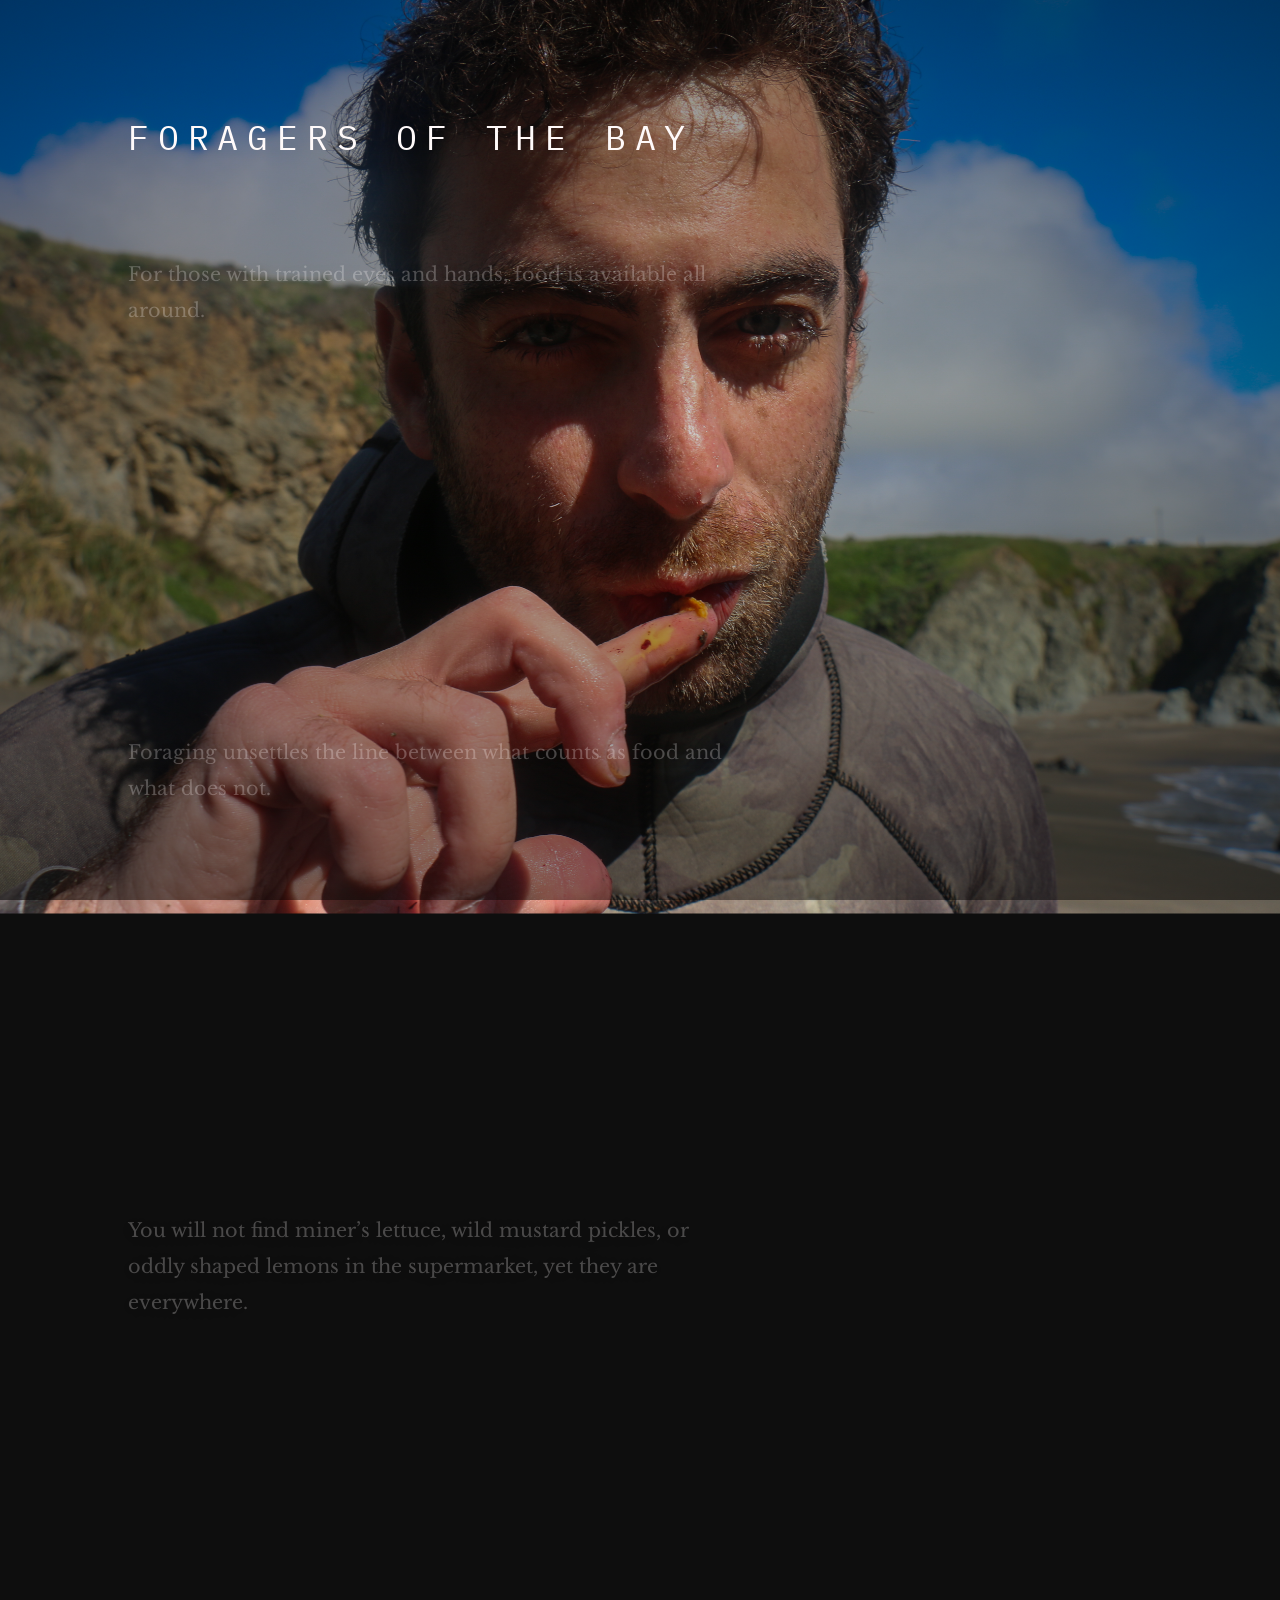
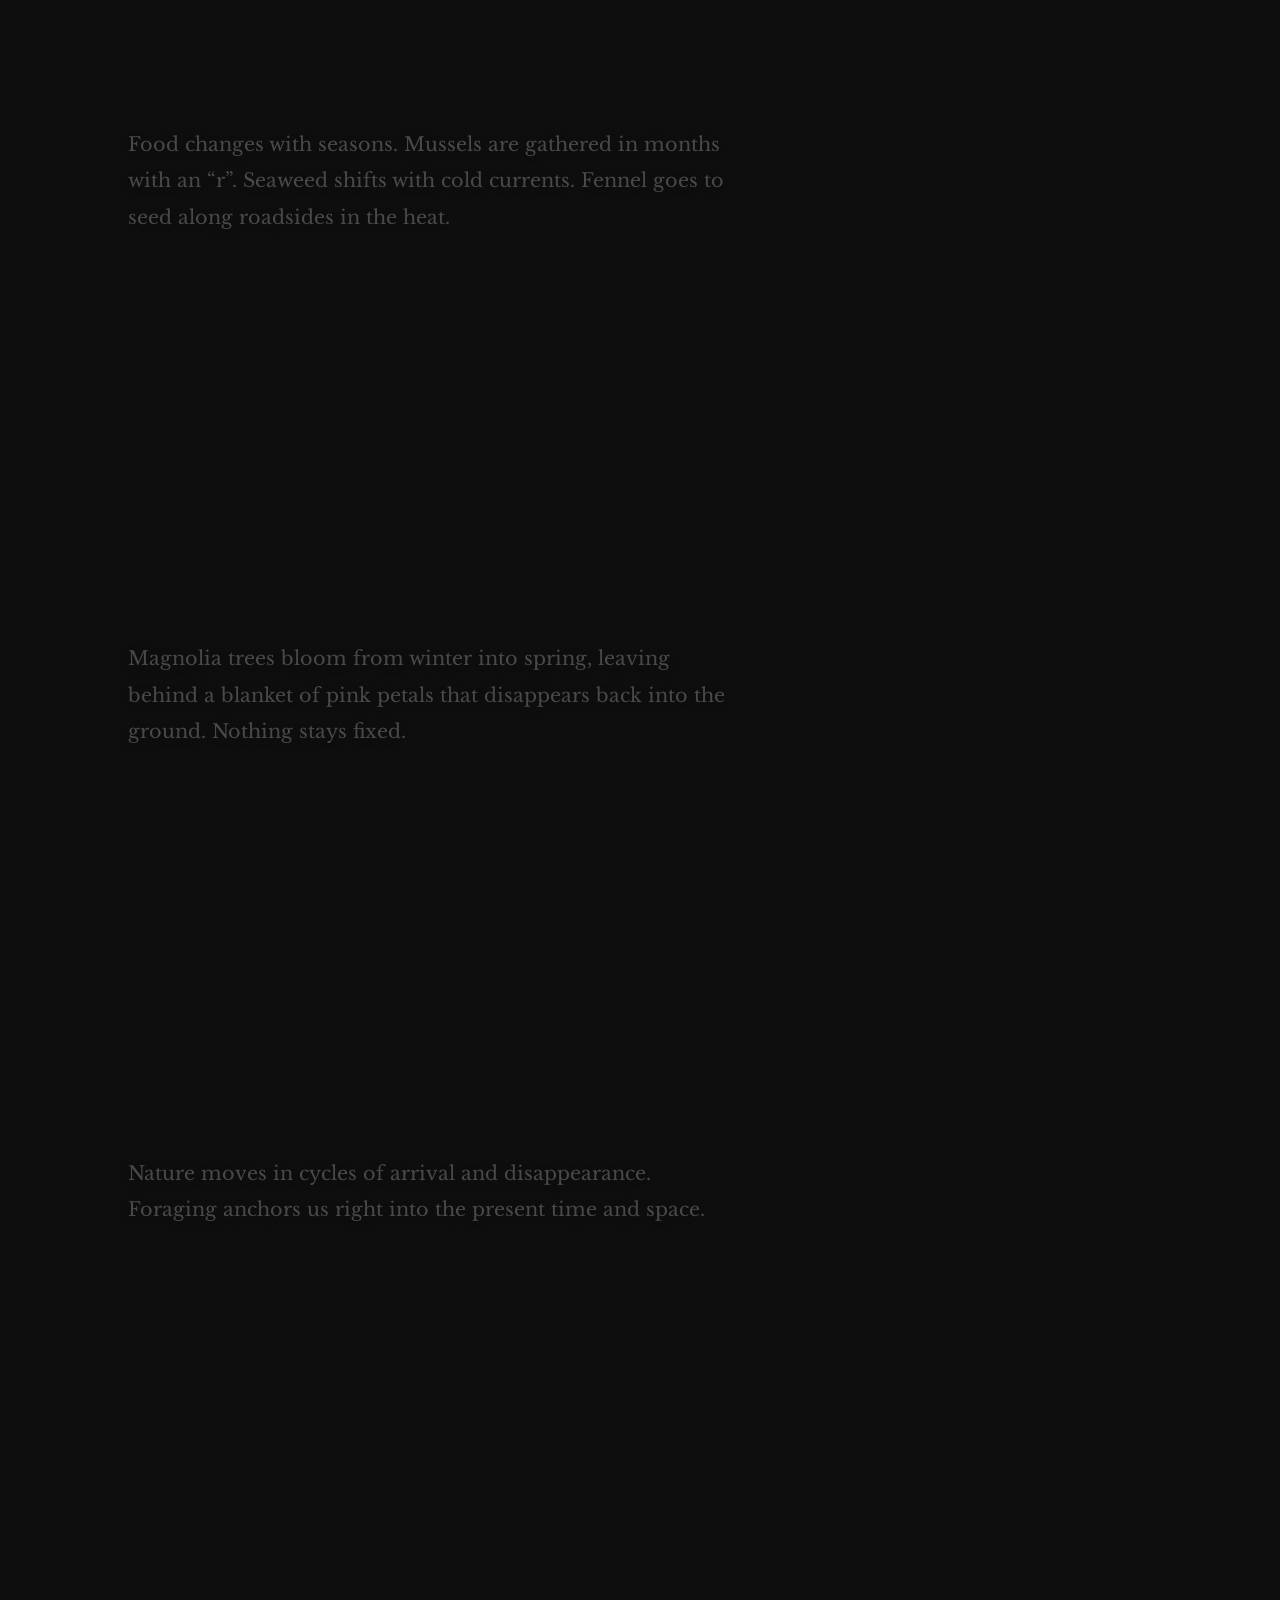
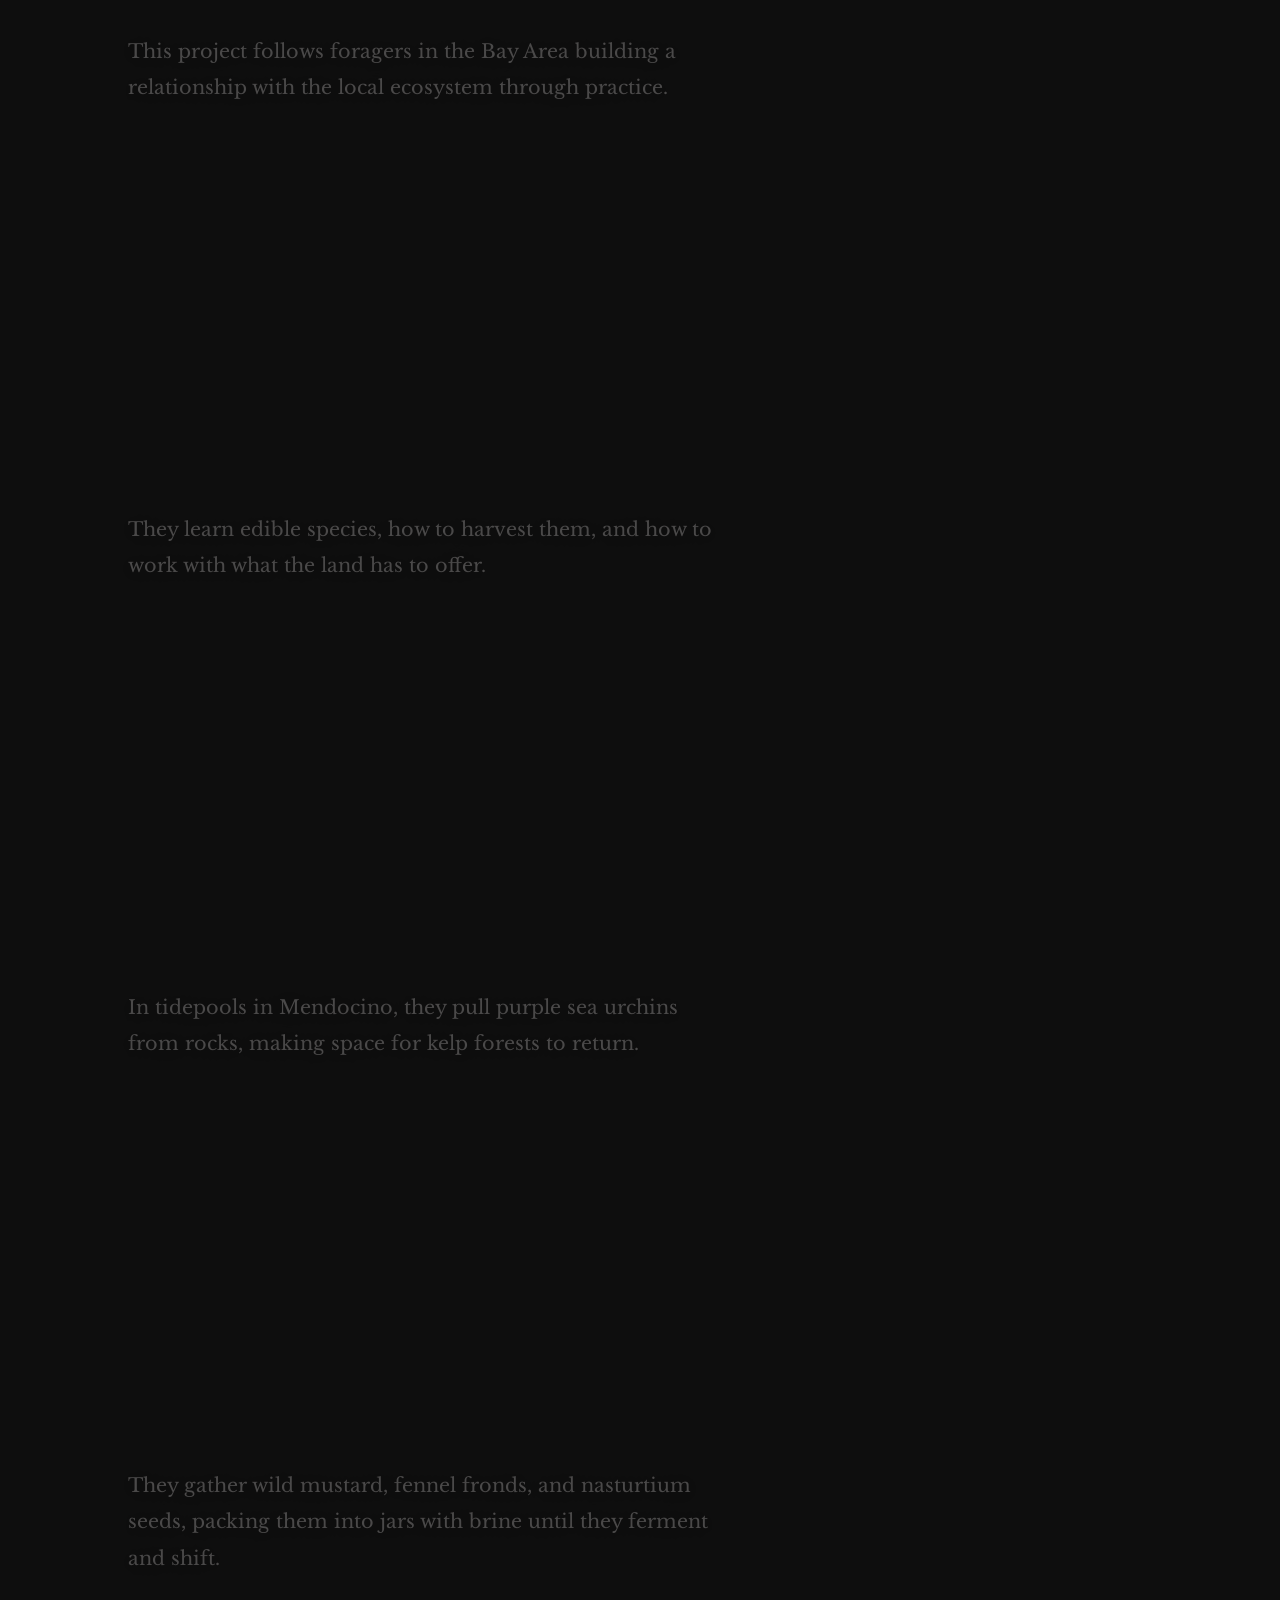
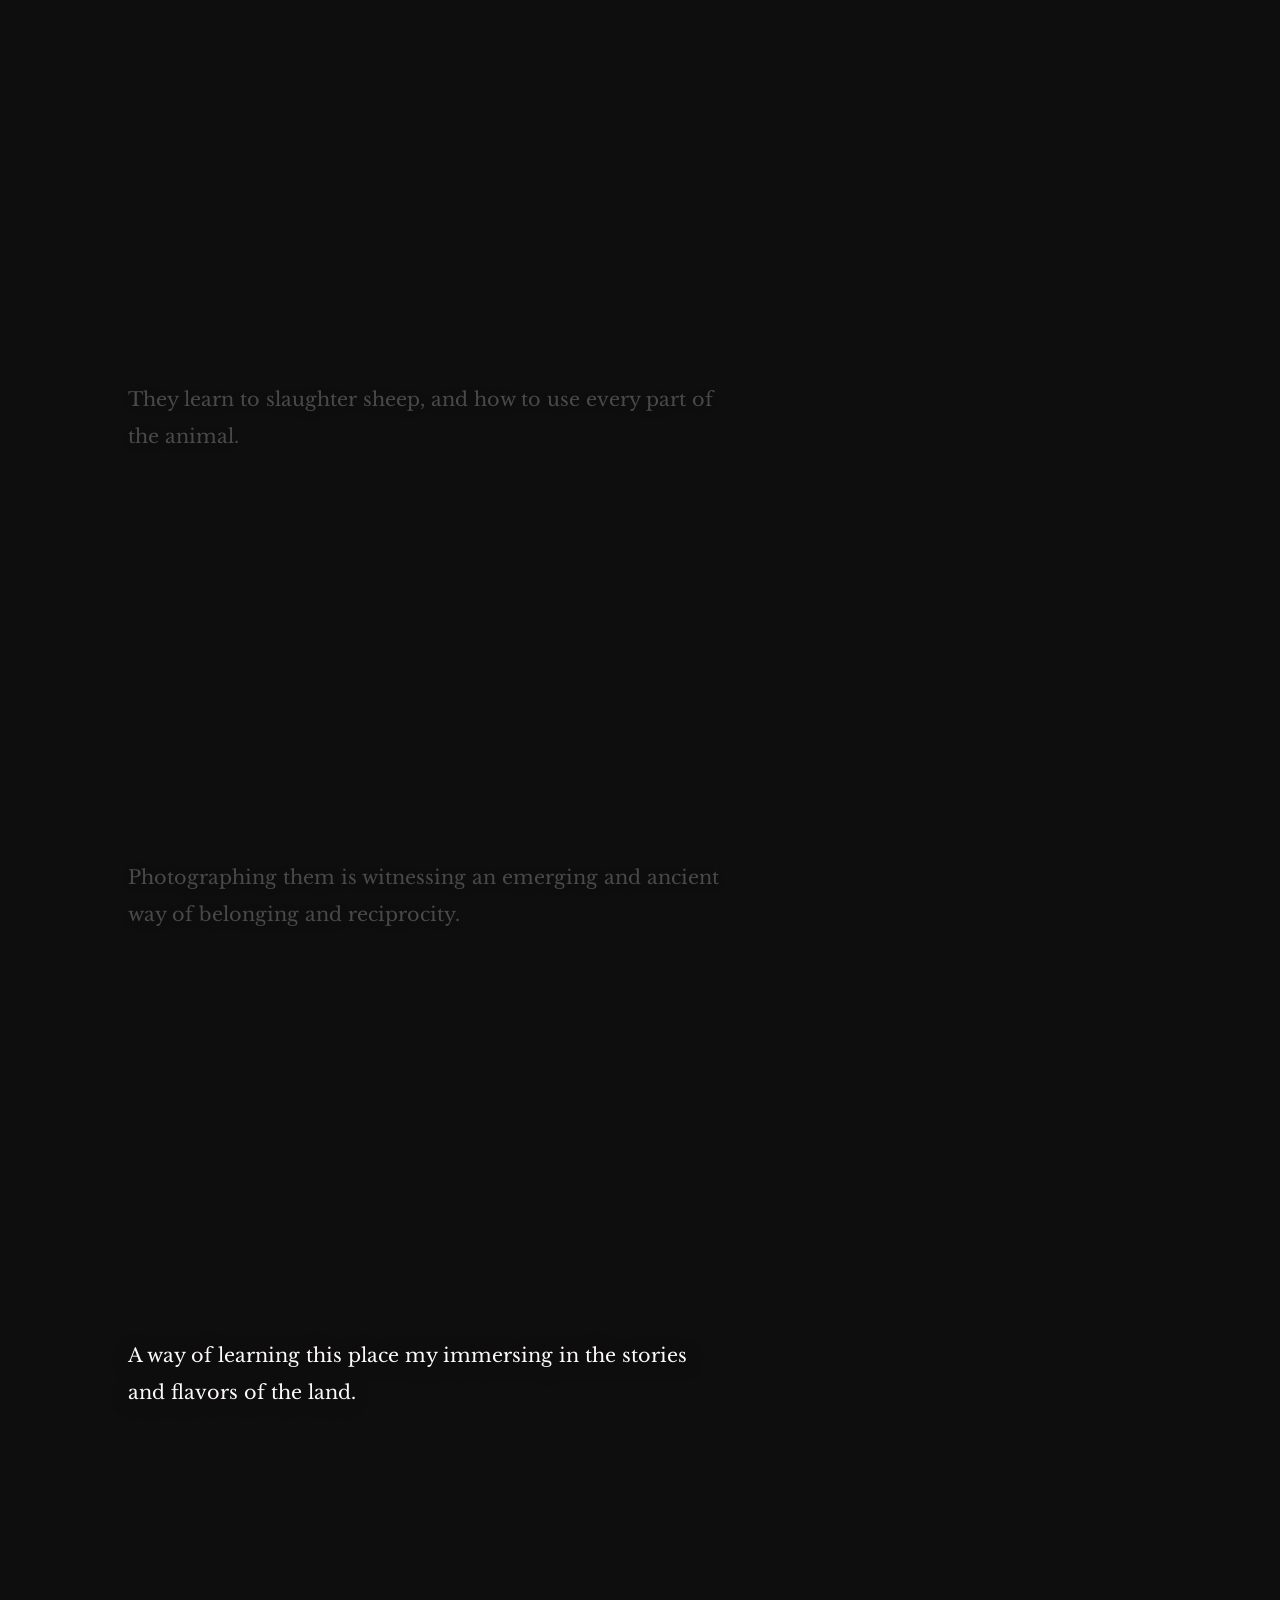
<file: foragers.html>
<!DOCTYPE html>
<html lang="en">
<head>
<meta charset="UTF-8">
<meta name="viewport" content="width=device-width, initial-scale=1.0">

<title>Foragers of the Bay</title>

<style>

@import url('https://fonts.googleapis.com/css2?family=IBM+Plex+Mono:wght@300;400&family=Libre+Baskerville:wght@400;700&display=swap');

/* ================= BASE ================= */

body{
    margin: 0;
    background: #0e0e0e;
    color: #fffafa;
    font-family: "Libre Baskerville", serif;
    overflow-x: hidden;
}

/* ================= BACKGROUND IMAGE ================= */

.image-panel{
    position: fixed;
    inset: 0;
    z-index: 0;
    pointer-events: none;
}

.image-panel img{
    width: 100%;
    height: 100%;
    object-fit: cover;
    filter: none;
    transform: scale(1.03);
    opacity: 1;
    transition: opacity 0.8s ease;
}

.image-panel::after{
    content:"";
    position: absolute;
    inset: 0;
    background: radial-gradient(
        ellipse at center,
        rgba(0,0,0,0.15),
        rgba(0,0,0,0.55)
    );
}

/* ================= TEXT LAYOUT ================= */

.wrapper{
    display: flex;
    min-height: 100vh;
    position: relative;
    z-index: 2;
}

.content{
    width: 100%;
    padding: 10vh 10vw;
    max-width: 900px;
}

/* TITLE */
h1{
    font-family: "IBM Plex Mono", monospace;
    font-weight: 400;
    letter-spacing: 0.25em;
    font-size: 2.2rem;
    text-transform: uppercase;
    margin-bottom: 6rem;
}

/* ================= STORY STEPS ================= */

.step{
    margin-bottom: 45vh;
    opacity: 0.25;
    transition: opacity 0.5s ease;
}

.step.active{
    opacity: 1;
}

/* TEXT */
.text{
    font-size: 1.2rem;
    line-height: 1.9;
    max-width: 600px;
    text-shadow: 0 2px 20px rgba(0,0,0,0.35);
}

/* CAPTION */
.caption{
    margin-top: 1rem;
    font-family: "IBM Plex Mono", monospace;
    font-size: 0.8rem;
    opacity: 0.6;
    letter-spacing: 0.08em;
}

/* ================= MOBILE ================= */

@media (max-width: 900px){
    .content{
        padding: 8vh 6vw;
    }

    h1{
        font-size: 1.6rem;
    }
}

</style>
</head>

<body>

<!-- BACKGROUND IMAGE -->
<div class="image-panel">
    <img id="mainImage" src="static/paula_photos/Paula_Photos/IMG_9648.jpg">
</div>

<!-- CONTENT -->
<div class="wrapper">

    <div class="content">

        <h1>Foragers of the Bay</h1>

        <div class="step active" data-img="static/paula_photos/Paula_Photos/IMG_9648.jpg">
            <div class="text">For those with trained eyes and hands, food is available all around.</div>
        </div>

        <div class="step active" data-img="static/paula_photos/Paula_Photos/IMG_0268.jpg">
            <div class="text">Foraging unsettles the line between what counts as food and what does not.</div>
        </div>

        
        <div class="step" data-img="static/paula_photos/Paula_Photos/IMG_9849.jpg">
            <div class="text">You will not find miner’s lettuce, wild mustard pickles, or oddly shaped lemons in the supermarket, yet they are everywhere.</div>
        </div>

        <div class="step" data-img="static/paula_photos/Paula_Photos/IMG_0200.jpg">
            <div class="text">Food changes with seasons. Mussels are gathered in months with an “r”. Seaweed shifts with cold currents. Fennel goes to seed along roadsides in the heat.</div>
        </div>

        <div class="step" data-img="static/paula_photos/Paula_Photos/IMG_9557.jpg">
            <div class="text">Magnolia trees bloom from winter into spring, leaving behind a blanket of pink petals that disappears back into the ground. Nothing stays fixed.</div>
        </div>

        <div class="step" data-img="static/paula_photos/Paula_Photos/IMG_0130.jpg">
            <div class="text">Nature moves in cycles of arrival and disappearance. Foraging anchors us right into the present time and space.</div>
        </div>

        <div class="step" data-img="static/paula_photos/Paula_Photos/IMG_0269.jpg">
            <div class="text">This project follows foragers in the Bay Area building a relationship with the local ecosystem through practice.</div>
        </div>

        <div class="step" data-img="static/paula_photos/Paula_Photos/IMG_0287.jpg">
            <div class="text">They learn edible species, how to harvest them, and how to work with what the land has to offer.</div>
        </div>

        <div class="step" data-img="static/paula_photos/Paula_Photos/IMG_0298.jpg">
            <div class="text">In tidepools in Mendocino, they pull purple sea urchins from rocks, making space for kelp forests to return.</div>
        </div>

        <div class="step" data-img="static/paula_photos/Paula_Photos/IMG_8322.jpg">
            <div class="text">They gather wild mustard, fennel fronds, and nasturtium seeds, packing them into jars with brine until they ferment and shift.</div>
        </div>
           <div class="step" data-img= "static/paula_photos/Paula_Photos/IMG_9841.jpg">
            <div class="text">They learn to slaughter sheep, and how to use every part of the animal.</div>

        </div>

        <div class="step" data-img="static/paula_photos/Paula_Photos/IMG_8323.jpg">
            <div class="text">Photographing them is witnessing an emerging and ancient way of belonging and reciprocity.</div>
        </div>

        <div class="step" data-img="static/paula_photos/Paula_Photos/IMG_9578.jpg">
            <div class="text">A way of learning this place my immersing in the stories and flavors of the land.</div>
        </div>

    </div>

</div>

<!-- SCRIPT -->
<script>

const steps = document.querySelectorAll(".step");
const img = document.getElementById("mainImage");

const observer = new IntersectionObserver((entries) => {
    entries.forEach(entry => {

        if(entry.isIntersecting){

            steps.forEach(s => s.classList.remove("active"));
            entry.target.classList.add("active");

            const newImg = entry.target.dataset.img;

            img.style.opacity = 0;

            setTimeout(() => {
                img.src = newImg;
                img.style.opacity = 1;
            }, 250);
        }

    });
}, {
    threshold: 0.5
});

steps.forEach(step => observer.observe(step));

</script>

</body>
</html>
</file>
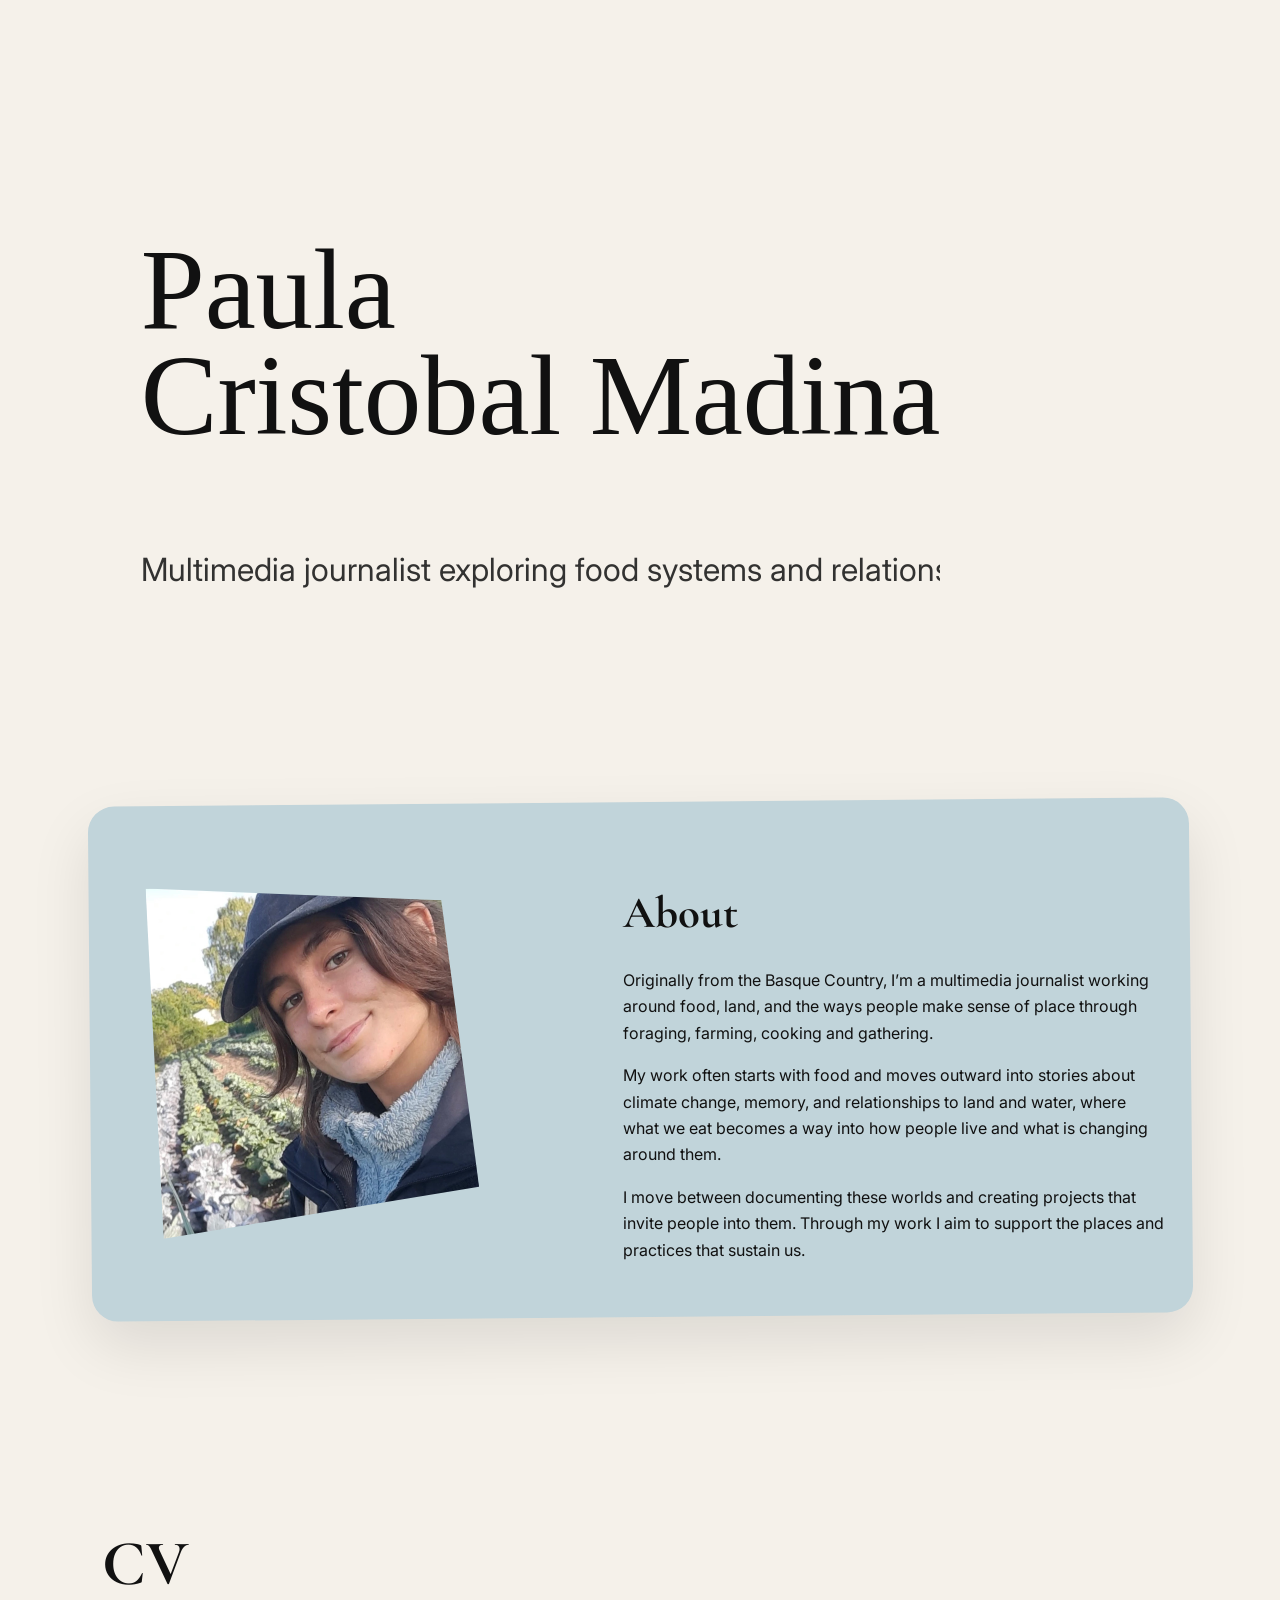
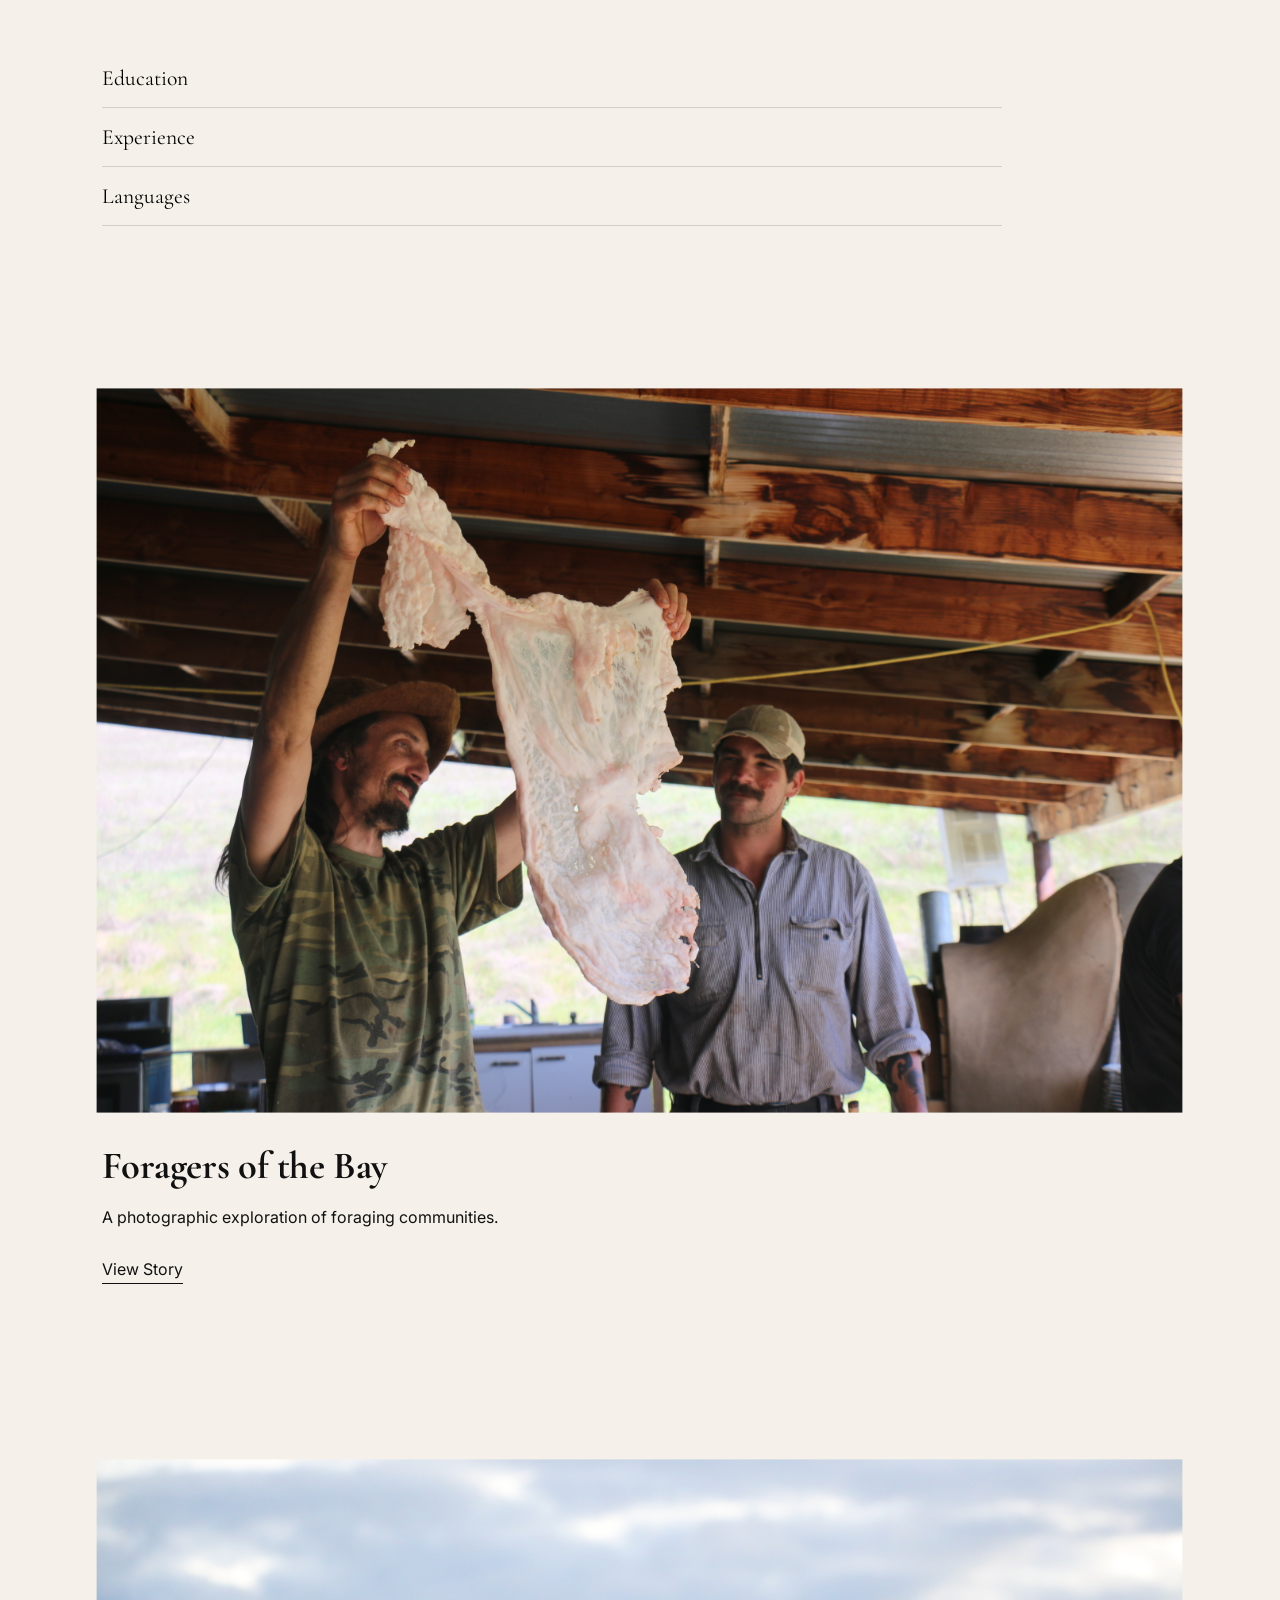
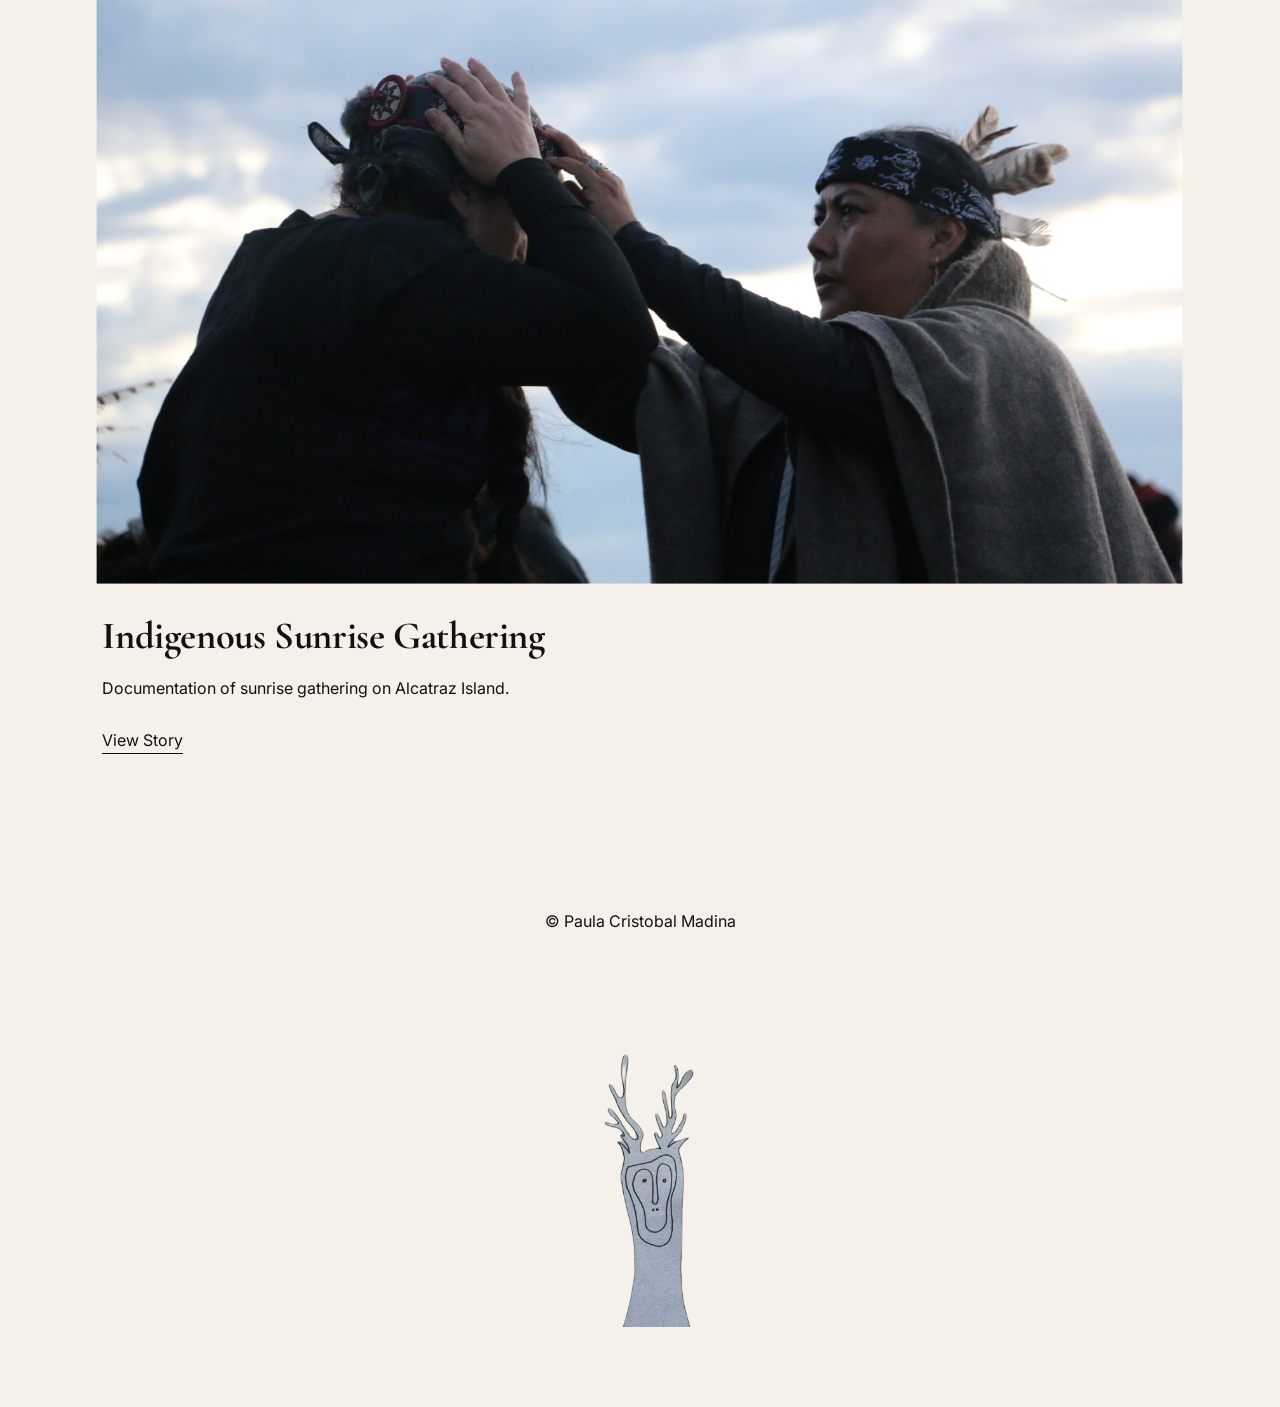
<file: landing.html>
<!DOCTYPE html>
<html lang="en">
<head>
<meta charset="UTF-8">
<meta name="viewport" content="width=device-width, initial-scale=1.0">

<link href="https://fonts.googleapis.com/css2?family=Cormorant+Garamond:wght@300;400;500&family=Inter:wght@300;400&display=swap" rel="stylesheet">

<title>Paula Cristobal Madina</title>

<style>

/* =====================
   BASE
===================== */

body {
  margin: 0;
  background: #f5f1ea;
  color: #111;
  font-family: Inter, sans-serif;
  line-height: 1.65;
}

img {
  width: 100%;
  display: block;
}

/* =====================
   HERO
===================== */

.hero {
  min-height: 20vh;
  display: flex;
  flex-direction: column;
  justify-content: center;
  padding: 11vw;
}

.hero h1 {
  font-family: "Cormorant Garamond/", serif;
  font-size: clamp(3.9rem, 9vw, 8rem);
  font-weight: 300;
  margin: 2;
  line-height: 0.92;
  letter-spacing: -0.002em;
}

.hero p {
  max-width: 400px;
  margin-top: 1.2rem;
  opacity: 0.9;
}
.marquee {
  overflow: hidden;
  white-space: nowrap;
  width: 80%;
  position: relative;
}

.marquee-track {
  display: inline-flex;
  gap: 3rem;
  font-size: 4rem;
  animation: scrollText 18s linear infinite;
}


.marquee-track span {
  font-size: 2rem;
  white-space: nowrap;
  opacity: 0.85;
}

/* animation */
@keyframes scrollText {
  0% {
    transform: translateX(0%);
  }
  100% {
    transform: translateX(-50%);
  }
}
/* =====================
   ABOUT
===================== */

.about {
  position: relative;
  display: grid;
  grid-template-columns: 1fr 1.2fr;
  gap: 3.5rem;
  padding: 8vw 9vw;
  align-items: center;
}

/* soft background block */
.about-box {
  position: absolute;
  inset: 10% 7%;
  background: #c1d4da;
  border-radius: 26px;
  transform: rotate(-0.5deg);
  box-shadow: 0 25px 60px rgba(0,0,0,0.10);
  z-index: 0;
}

/* portrait */
.about img {
  position: relative;
  z-index: 1;
  max-width: 360px;

  clip-path: polygon(
    10% 0%,
    92% 6%,
    100% 88%,
    12% 100%
  );

  transform: rotate(-1.8deg);
  box-shadow: 0 18px 40px rgba(0,0,0,0.12);
  transition: transform 0.5s ease;
}

.about img:hover {
  transform: rotate(-0.8deg) scale(1.02);
}

.about-text {
  position: relative;
  z-index: 1;
}

.about-text h2 {
  font-family: "Cormorant Garamond", serif;
  font-size: 2.8rem;
  margin-bottom: 1rem;
}

/* =====================
   CV 
===================== */

.cv {
  padding: 6vw 8vw;
  max-width: 900px;
}

.cv-title {
  font-family: "Cormorant Garamond", serif;
  font-size: 4rem;
  margin-bottom: 2rem;
}

.cv-item {
  border-bottom: 1px solid rgba(0,0,0,0.14);
}

.cv-toggle {
  width: 100%;
  text-align: left;
  padding: 1rem 0;
  font-size: 1.35rem;
  background: none;
  border: none;
  cursor: pointer;
  font-family: "Cormorant Garamond", serif;
}

.cv-content {
  max-height: 0;
  overflow: hidden;
  transition: max-height 0.5s ease;
}

.cv-company {
  color: #429ba6;
  text-decoration: none;
  font-weight: 900;
}

.cv-company:hover {
  opacity: 0.6;
}

.cv-item.active .cv-content {
  max-height: 2500px;
  padding-bottom: 1rem;
}

.cv-content p {
  margin: 0.45rem 0;
}

/* =====================
   PROJECTS FLOATINESS 
===================== */

.project {
  padding: 7vw 8vw;
}


.project-info h3 {
  transition: transform 0.35s ease;
}

.project:hover .project-info h3 {
  transform: translateY(-2px);
}

/* image feels “placed on paper” */
.project img {
  margin-bottom: 1.6rem;
  transform: scale(1.01);
  transition: transform 0.5s ease, filter 0.5s ease;
}

.project img:hover {
  transform: scale(1.03);
  filter: contrast(1.05);
}

/* title animation */
.project-info h3 {
  font-family: "Cormorant Garamond", serif;
  font-size: 2.4rem;
  margin: 0;
  letter-spacing: -0.01em;
}

/* subtle spacing*/
.project-info p {
  max-width: 520px;
  margin-top: 0.4rem;
}

.project a {
  display: inline-block;
  margin-top: 0.6rem;
  color: #111;
  text-decoration: none;
  border-bottom: 1px solid #111;
}

/* hover lift (quiet, not “bounce”) */
.project {
  transition: transform 0.4s ease;
}

.project:hover {
  transform: translateY(-6px) translateX(0);
}

/* =====================
   FOOTER
===================== */

footer {
  padding: 4rem;
  text-align: center;
}

.footer-art {
  padding: 2rem 8vw 5rem;
  display: flex;
  justify-content: center;
}

.footer-art img {
  max-width: 340px;
}

</style>
</head>

<body>

<!-- HERO -->
<section class="hero">
  <h1>Paula<br>Cristobal Madina</h1>
<div class="marquee">
  <div class="marquee-track">
    <span>Multimedia journalist exploring food systems and relationship to landscape.</span>
    <span>Multimedia journalist exploring food systems and relationship to landscape.</span>
    <span>Multimedia journalist exploring food systems and relationship to landscape.</span>
  </div>
</div></section>


<!-- ABOUT -->
<section class="about">

  <div class="about-box"></div>

  <img src="static/paula_photos/bio/IMG_8466.jpg">

  <div class="about-text">
    <h2>About</h2>

    <p>Originally from the Basque Country, I’m a multimedia journalist working around food, land, and the ways people make sense of place through foraging, farming, cooking and gathering.</p>

    <p>My work often starts with food and moves outward into stories about climate change, memory, and relationships to land and water, where what we eat becomes a way into how people live and what is changing around them.</p>

    <p>I move between documenting these worlds and creating projects that invite people into them. Through my work I aim to support the places and practices that sustain us.</p>
  </div>

</section>

<!-- CV -->
<section class="cv">

  <h2 class="cv-title">CV</h2>

  <div class="cv-item">
    <button class="cv-toggle">Education</button>
    <div class="cv-content">
      <p><strong>UC Berkeley— expected May 2027</strong></p>
      <p>Master of Journalism (Multimedia)</p>
      <p>Graduate Certificate in Food Systems</p>

      <p><strong>Wageningen University & Research, September 2020— May 2024</strong></p>
      <p>BSc Environmental Sciences (Resilient Food Systems)</p>
    </div>
  </div>
<div class="cv-item">

  <button class="cv-toggle">Experience</button>

  <div class="cv-content">

    <p>
      <a 
        href="https://journalism.berkeley.edu/course-section/j213-advanced-photography-real-eyes/" 
        target="_blank"
        class="cv-company"
      >
        Real Eyes Magazine
      </a>
    </p>

    <p>Contributing photojournalist</p>

    <p>
      <a 
        href="https://oaklandnorth.net/author/paula-cristobal/" 
        target="_blank"
        class="cv-company"
      >
        Oakland North
      </a>
    </p>

    <p>Reporter</p>

    <p>
      <a 
        href="https://www.slowfoodeastbay.com/news" 
        target="_blank"
        class="cv-company"
      >
        Slow Food East Bay
      </a>
    </p>

    <p>Newsletter writer</p>

  </div>

</div>

  <div class="cv-item">
    <button class="cv-toggle">Languages</button>
    <div class="cv-content">
      <p>Spanish – Native</p>
      <p>Basque – Native</p>
      <p>English – Fluent</p>
      <p>French – Advanced</p>
      <p>Italian – Conversational</p>
    </div>
  </div>

</section>

<!-- PROJECTS -->
<section class="project">
  <img src="static/IMG_9706.JPG">
  <div class="project-info">
    <h3>Foragers of the Bay</h3>
    <p>A photographic exploration of foraging communities.</p>
    <a href="foragers.html">View Story</a>
  </div>
</section>

<section class="project">
  <img src="static/paula_photos/alcatrazfoto/IMG_8624.JPG">
  <div class="project-info">
    <h3>Indigenous Sunrise Gathering</h3>
    <p>Documentation of sunrise gathering on Alcatraz Island.</p>
    <a href="ohlone.html">View Story</a>
  </div>
</section>

<footer>© Paula Cristobal Madina</footer>

<section class="footer-art">
  <img src="static/deer2-removebg-preview.png">
</section>

<script>
document.querySelectorAll(".cv-toggle").forEach(btn => {
  btn.addEventListener("click", () => {
    btn.parentElement.classList.toggle("active");
  });
});
</script>

</body>
</html>
</file>
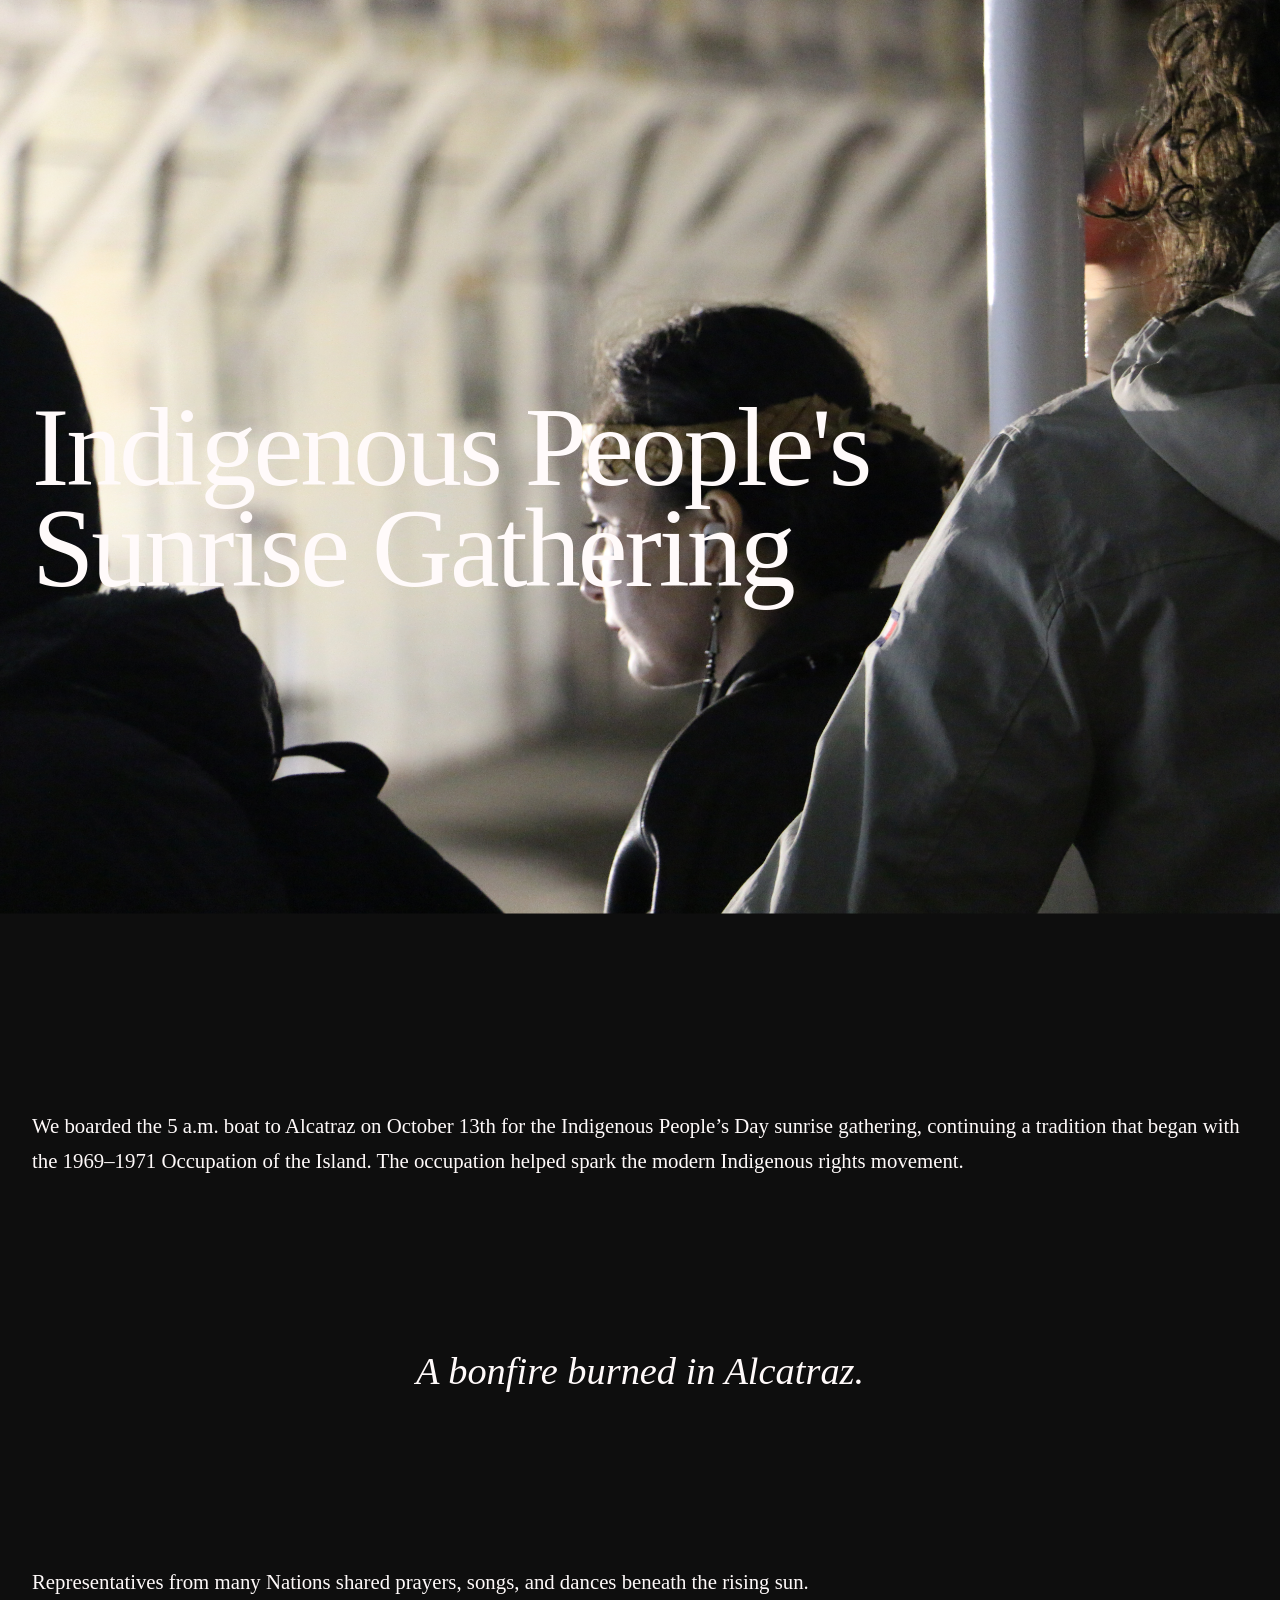
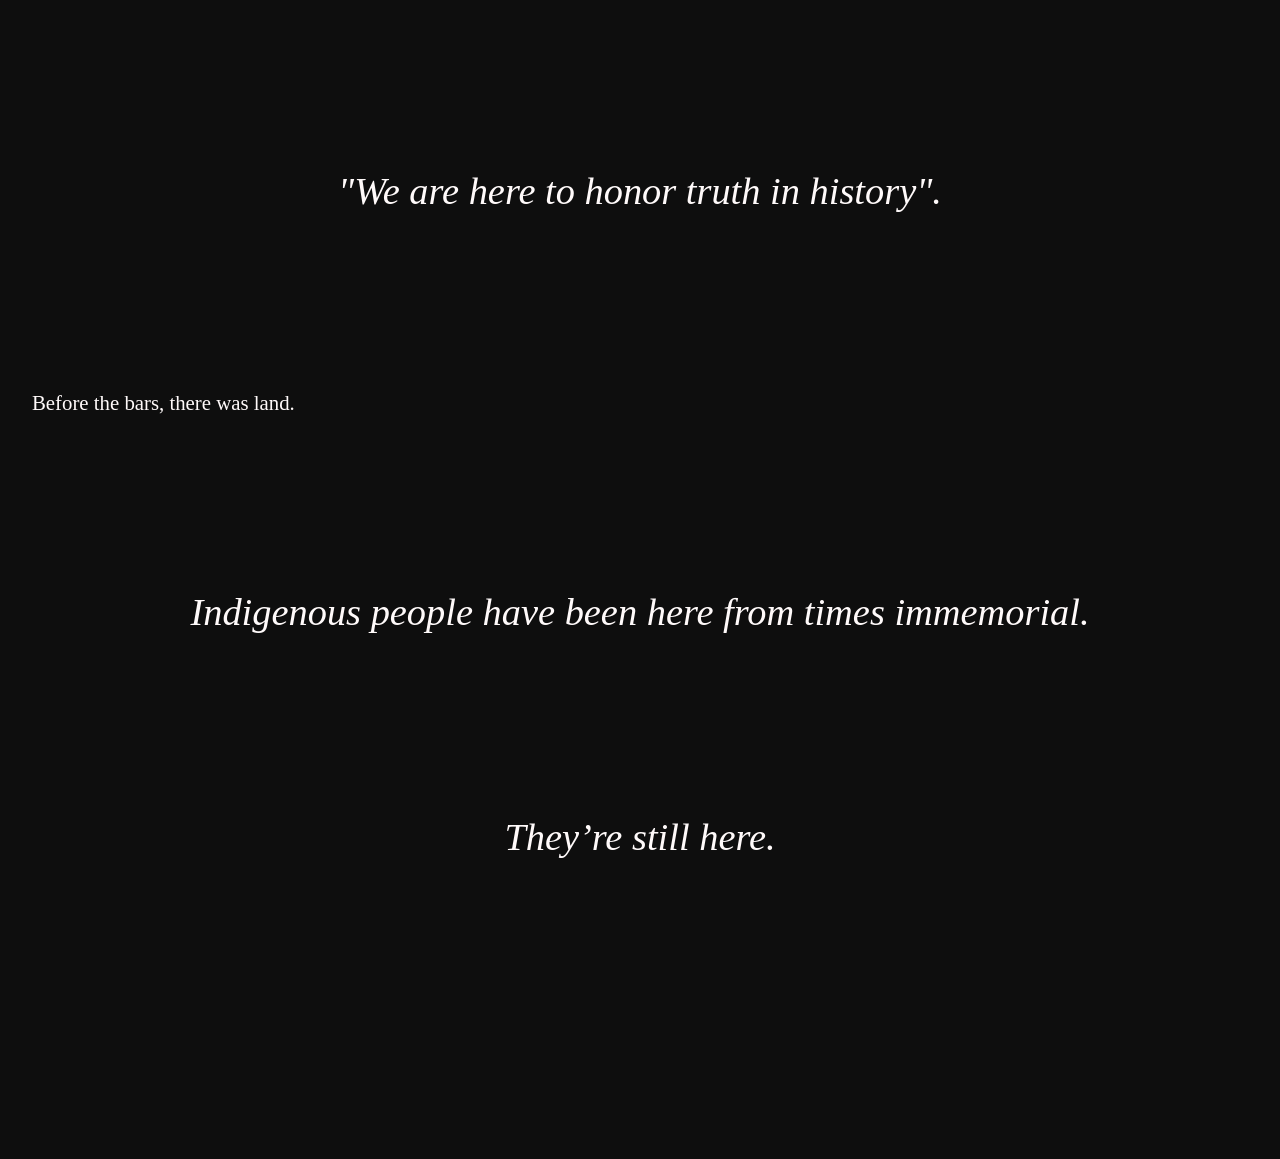
<file: ohlone.html>
<!DOCTYPE html>
<html lang="en">
<head>
<meta charset="UTF-8">
<meta name="viewport" content="width=device-width, initial-scale=1.0">

<title>Indigenous People's Sunrise Gathering</title>

<style>

body{
    margin: 0;
    background:#0e0e0e;
    color:#fffafa;
    font-family: Georgia, serif;
    overflow-x:hidden;
}

/* ================= BACKGROUND IMAGES ================= */

.photo-layer{
    position: fixed;
    inset: 0;
    opacity: 0;
    transition: opacity 1.2s ease-in-out;
    z-index: 0;
    pointer-events: none;
}

.photo-layer img{
    width: 100%;
    height: 100%;
    object-fit: cover;
    transform: scale(1.03);
}

.photo-layer.active{
    opacity: 1;
}

/* ================= TEXT ================= */

.page{
    position: relative;
    z-index: 2;
    max-width: 1400px;
    margin: auto;
    padding: 3rem 2rem 8rem;
}

.hero{
    min-height: 100vh;
    display: flex;
    flex-direction: column;
    justify-content: center;
}

.hero h1{
    font-size: 7rem;
    font-weight: 300;
    line-height: 0.9;
    letter-spacing: -3px;
    max-width: 900px;
}

.essay{
    margin: 10rem 0;
    font-size: 1.3rem;
    line-height: 1.7;
}

.quote{
    font-size: 2.4rem;
    font-style: italic;
    text-align: center;
    margin: 8rem auto;
    max-width: 900px;
}

/* MOBILE */
@media(max-width:768px){
    .hero h1{ font-size: 4rem; }
    .quote{ font-size: 1.6rem; }
}

</style>
</head>

<body>

<!-- ================= IMAGES ================= -->

<div class="photo-layer active"><img src="static/paula_photos/alcatrazfoto/IMG_8368.JPG"></div>
<div class="photo-layer"><img src="static/paula_photos/alcatrazfoto/IMG_8388_copy.JPG"></div>
<div class="photo-layer"><img src="static/paula_photos/alcatrazfoto/IMG_8452.JPG"></div>
<div class="photo-layer"><img src="static/paula_photos/alcatrazfoto/IMG_8405.JPG"></div>
<div class="photo-layer"><img src="static/paula_photos/alcatrazfoto/IMG_8512_copy-3.jpg"></div>
<div class="photo-layer"><img src="static/paula_photos/alcatrazfoto/IMG_8480.JPG"></div>
<div class="photo-layer"><img src="static/paula_photos/alcatrazfoto/IMG_8530.JPG"></div>
<div class="photo-layer"><img src="static/paula_photos/alcatrazfoto/IMG_8653.JPG"></div>
<div class="photo-layer"><img src="static/paula_photos/alcatrazfoto/IMG_8614.JPG"></div>
<div class="photo-layer"><img src="static/paula_photos/alcatrazfoto/IMG_8695.JPG"></div>
<div class="photo-layer"><img src="static/paula_photos/alcatrazfoto/IMG_8624.JPG"></div>

<!-- ================= TEXT ================= -->

<div class="page">

    <section class="hero">
        <h1>Indigenous People's Sunrise Gathering</h1>
    </section>

    <section class="essay">
        We boarded the 5 a.m. boat to Alcatraz on October 13th for the Indigenous People’s Day sunrise gathering, continuing a tradition that began with the 1969–1971 Occupation of the Island. The occupation helped spark the modern Indigenous rights movement.
    </section>

    <section class="essay">
        <div class="quote">A bonfire burned in Alcatraz.</div>
    </section>

    <section class="essay">
        Representatives from many Nations shared prayers, songs, and dances beneath the rising sun.
    </section>

    <section class="essay">
        <div class="quote">"We are here to honor truth in history".</div>
    </section>

    <section class="essay">
        Before the bars, there was land.
    </section>

    <section class="essay">
        <div class="quote">Indigenous people have been here from times immemorial.</div>
    </section>

    <section class="essay">
        <div class="quote">They’re still here.</div>
    </section>

</div>

<!-- ================= SCROLL IMAGE LOGIC ================= -->

<script>

const layers = document.querySelectorAll(".photo-layer");
const total = layers.length;

function updateBackground(){

    const scrollTop = window.scrollY;
    const maxScroll = document.body.scrollHeight - window.innerHeight;

    const progress = scrollTop / maxScroll;

    // smooth full mapping across ALL images
    let index = Math.floor(progress * total);

    if (index < 0) index = 0;
    if (index >= total) index = total - 1;

    layers.forEach(l => l.classList.remove("active"));
    layers[index].classList.add("active");
}

window.addEventListener("scroll", updateBackground);
window.addEventListener("resize", updateBackground);
updateBackground();

</script>

</body>
</html>
</file>
